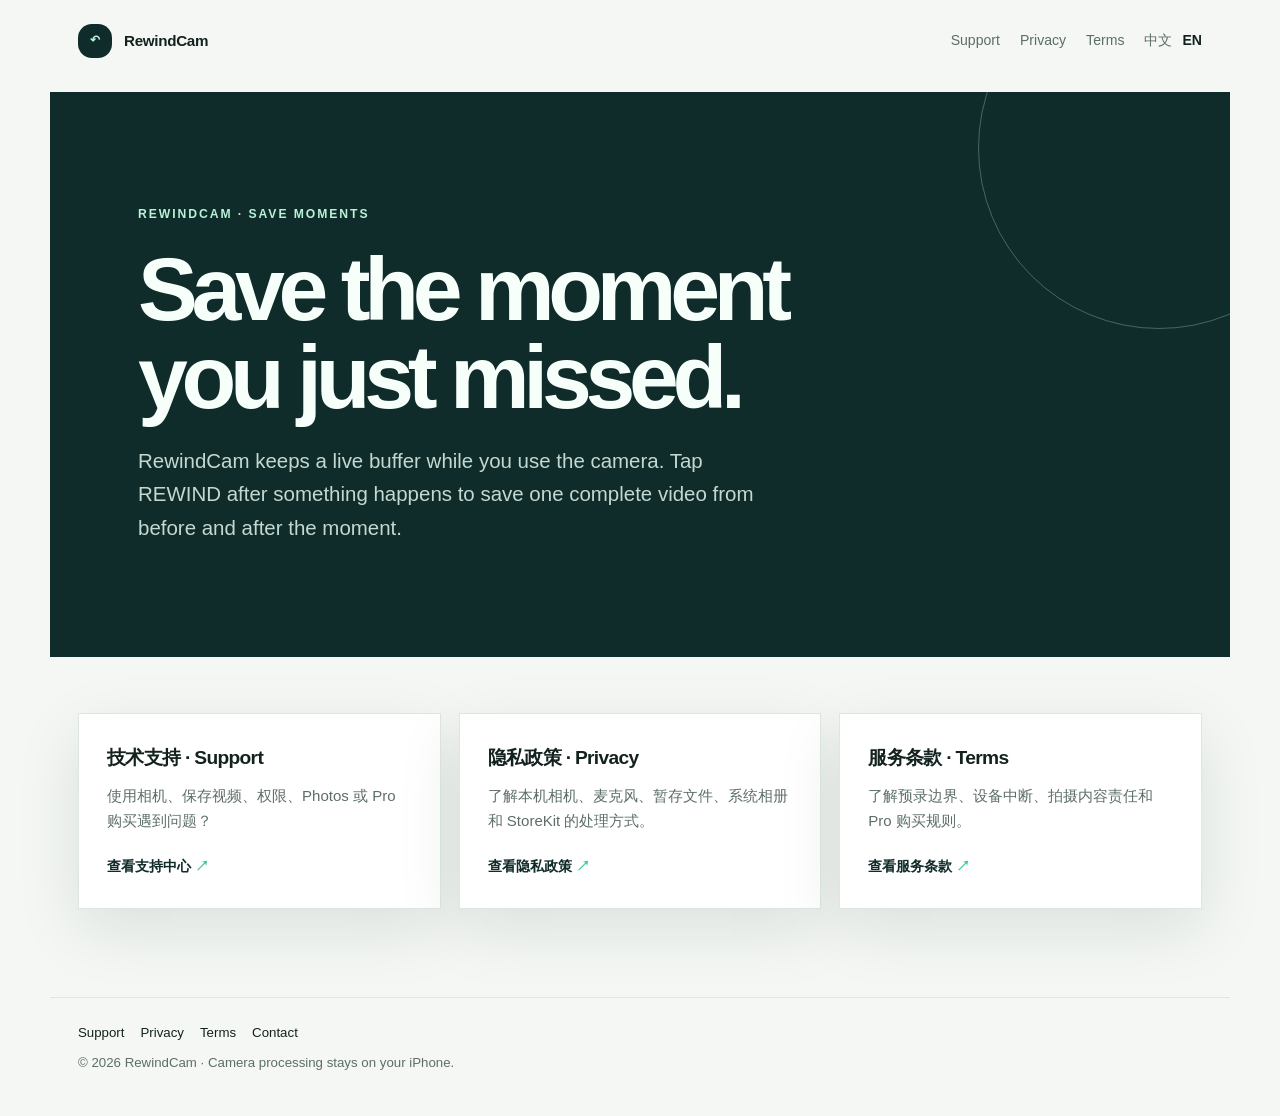
<file: index.html>
<!doctype html>
<html lang="zh-Hans">
<head>
  <meta charset="utf-8">
  <meta name="viewport" content="width=device-width, initial-scale=1">
  <meta name="description" content="RewindCam support, privacy policy, and terms of service.">
  <title>RewindCam · Support & Legal</title>
  <link rel="stylesheet" href="assets/styles.css">
</head>
<body>
  <header class="site-header">
    <a class="brand" href="./"><span class="brand-mark">↶</span>RewindCam</a>
    <nav class="site-nav" aria-label="Primary navigation">
      <a href="support/">Support</a>
      <a href="privacy/">Privacy</a>
      <a href="terms/">Terms</a>
      <span class="language-nav" aria-label="Language">
        <a href="?lang=zh-Hans" data-language-link="zh-Hans">中文</a>
        <a href="?lang=en" data-language-link="en">EN</a>
      </span>
    </nav>
  </header>

  <main>
    <section class="hero">
      <div class="eyebrow">RewindCam · Save moments</div>
      <div data-lang-panel="zh-Hans">
        <h1>错过了，<br>也能保存。</h1>
        <p>RewindCam 在你使用相机时持续保留最近画面。精彩发生后，点击 REWIND，保存发生前后的完整视频。</p>
      </div>
      <div data-lang-panel="en">
        <h1>Save the moment<br>you just missed.</h1>
        <p>RewindCam keeps a live buffer while you use the camera. Tap REWIND after something happens to save one complete video from before and after the moment.</p>
      </div>
    </section>

    <section class="page-shell">
      <div class="page-grid">
        <article class="card">
          <h2>技术支持 · Support</h2>
          <p>使用相机、保存视频、权限、Photos 或 Pro 购买遇到问题？</p>
          <a class="card-link" href="support/">查看支持中心</a>
        </article>
        <article class="card">
          <h2>隐私政策 · Privacy</h2>
          <p>了解本机相机、麦克风、暂存文件、系统相册和 StoreKit 的处理方式。</p>
          <a class="card-link" href="privacy/">查看隐私政策</a>
        </article>
        <article class="card">
          <h2>服务条款 · Terms</h2>
          <p>了解预录边界、设备中断、拍摄内容责任和 Pro 购买规则。</p>
          <a class="card-link" href="terms/">查看服务条款</a>
        </article>
      </div>
    </section>
  </main>

  <footer class="footer">
    <div class="footer-links"><a href="support/">Support</a><a href="privacy/">Privacy</a><a href="terms/">Terms</a><a href="mailto:funtanstic@qq.com">Contact</a></div>
    <div>© 2026 RewindCam · Camera processing stays on your iPhone.</div>
  </footer>
  <script src="assets/site.js"></script>
</body>
</html>
</file>
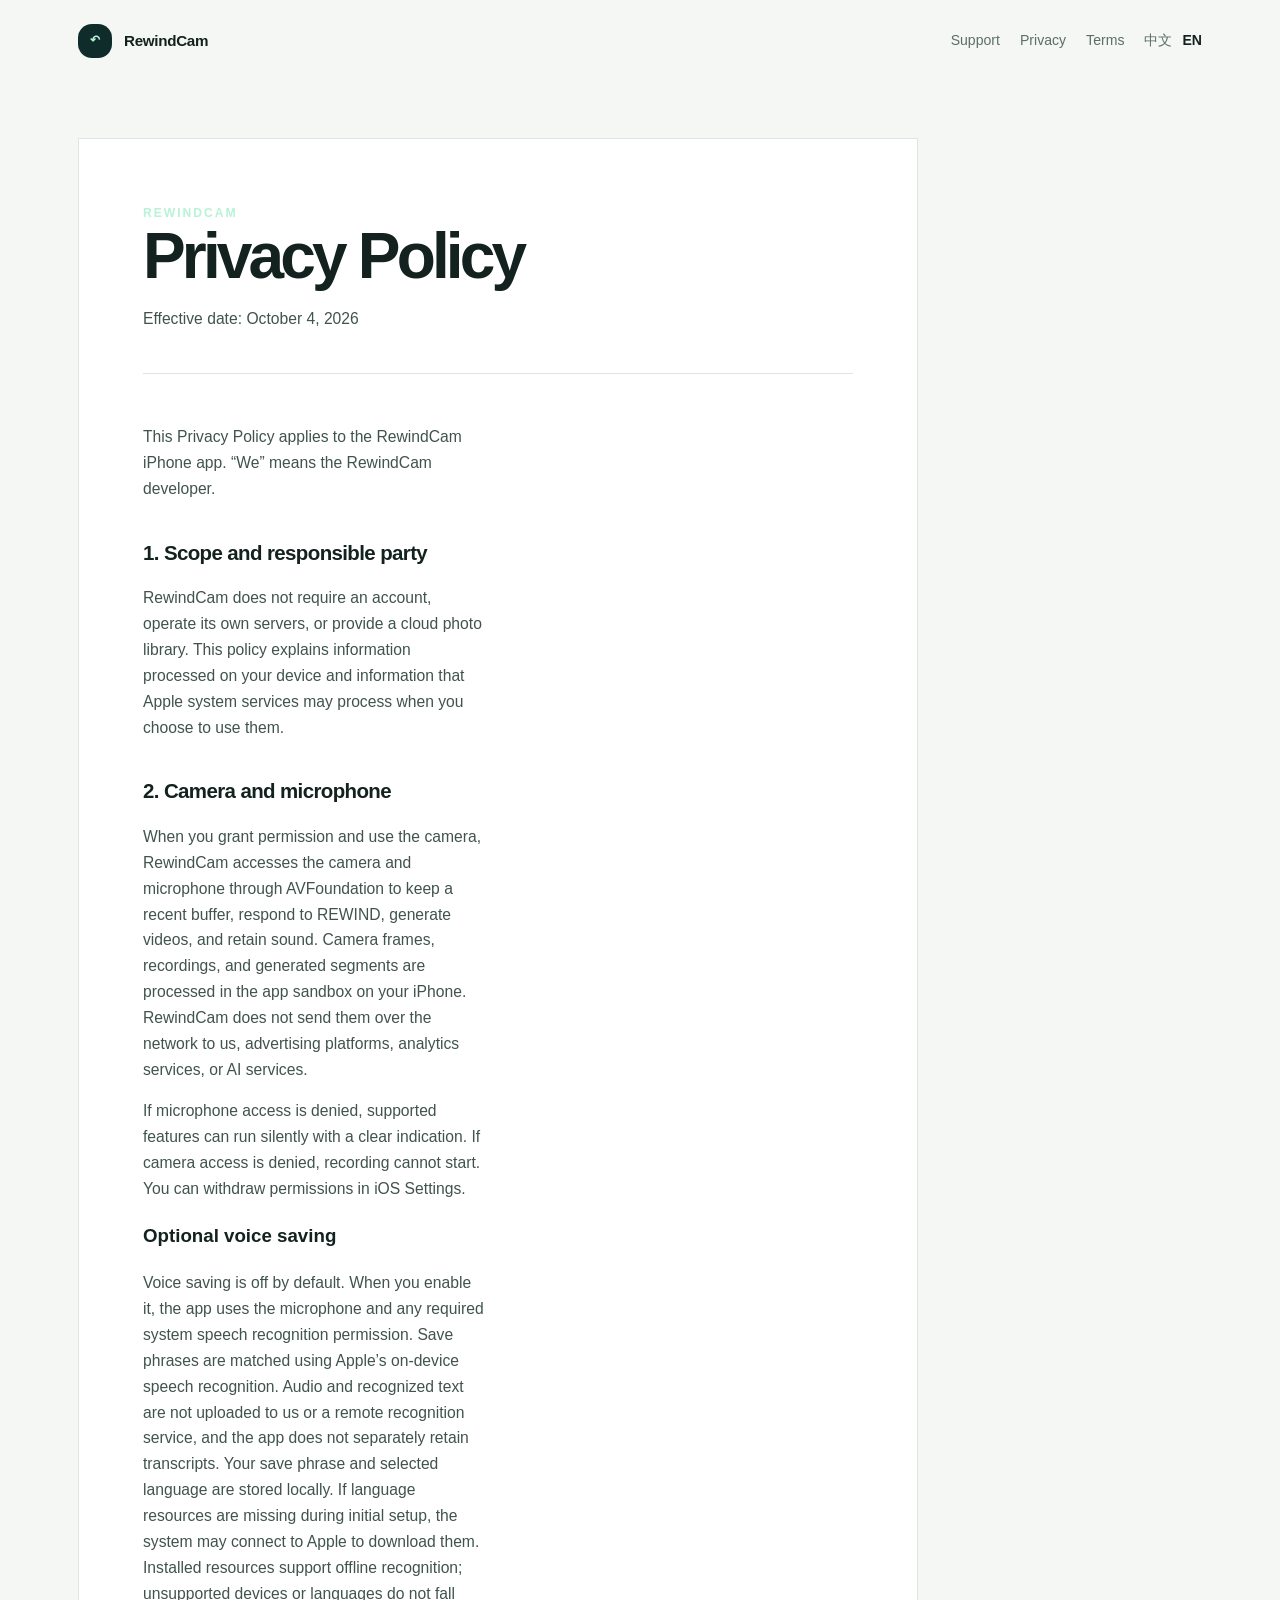
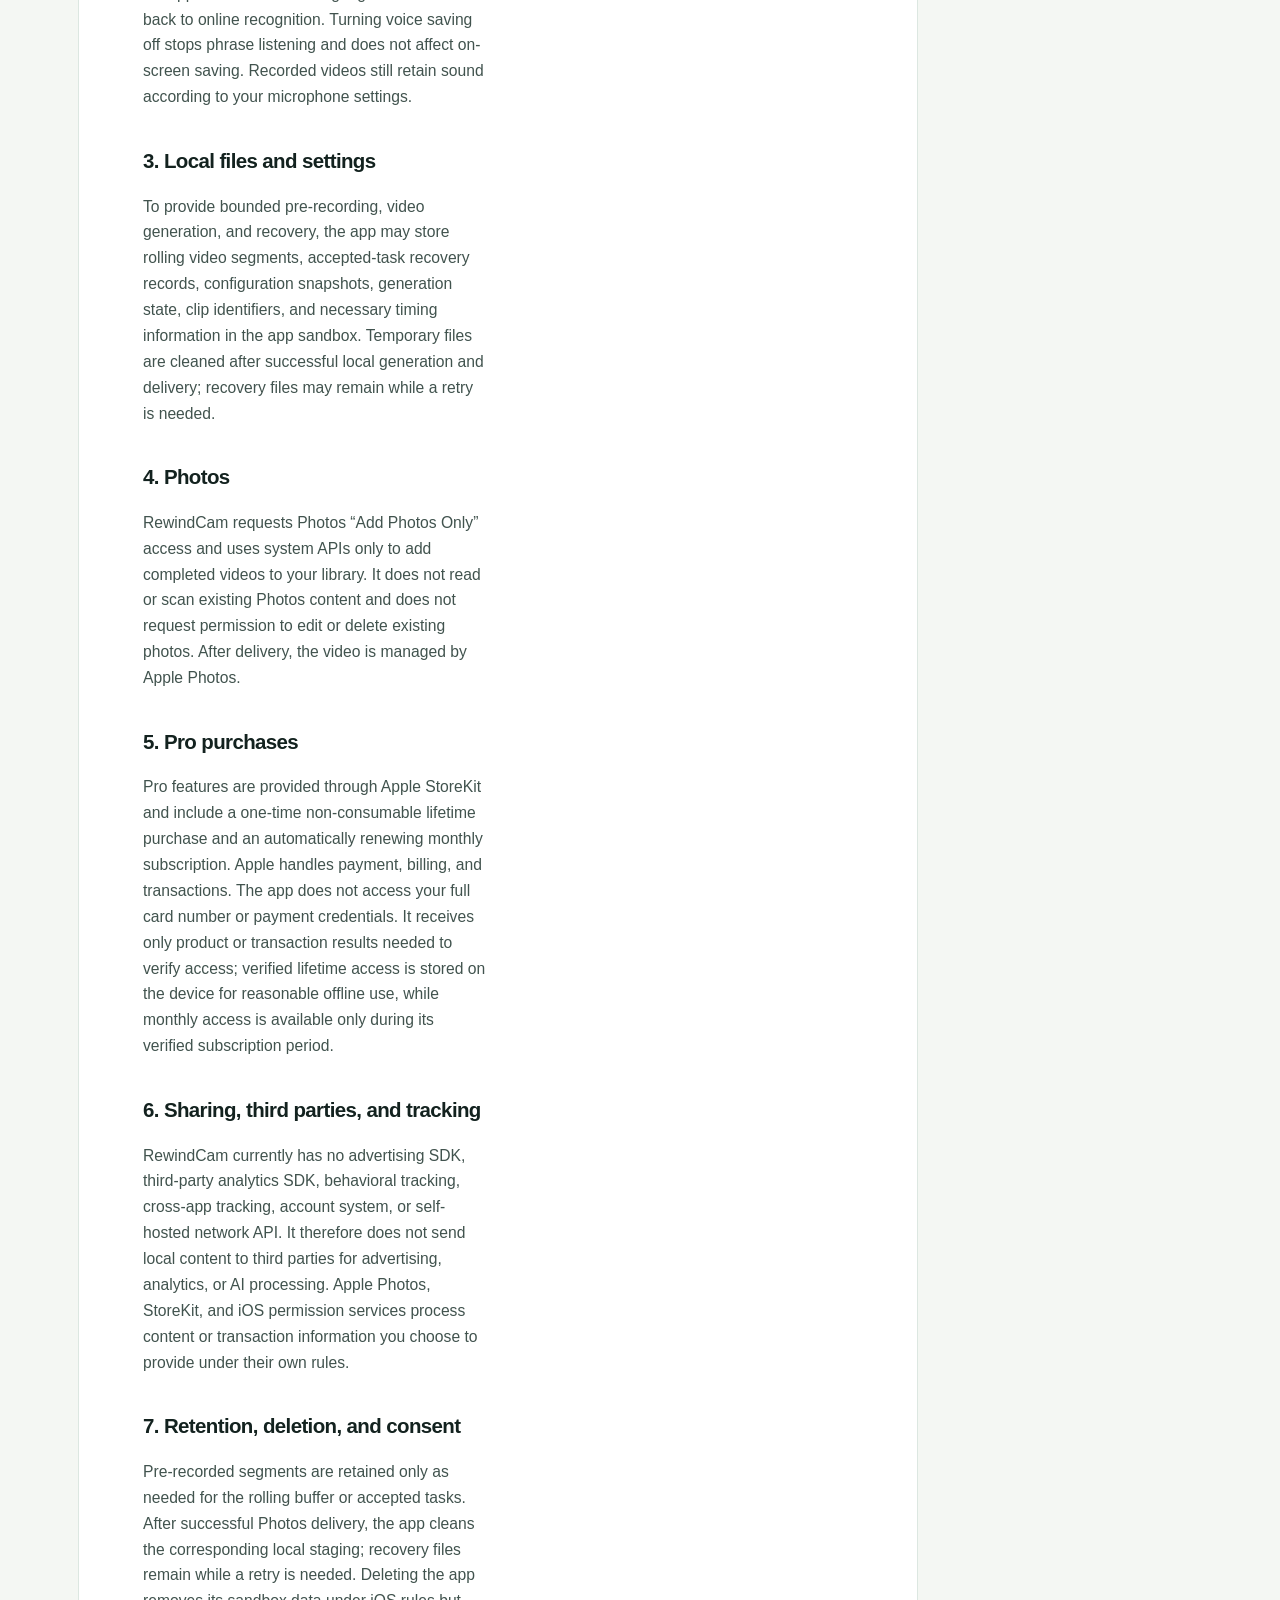
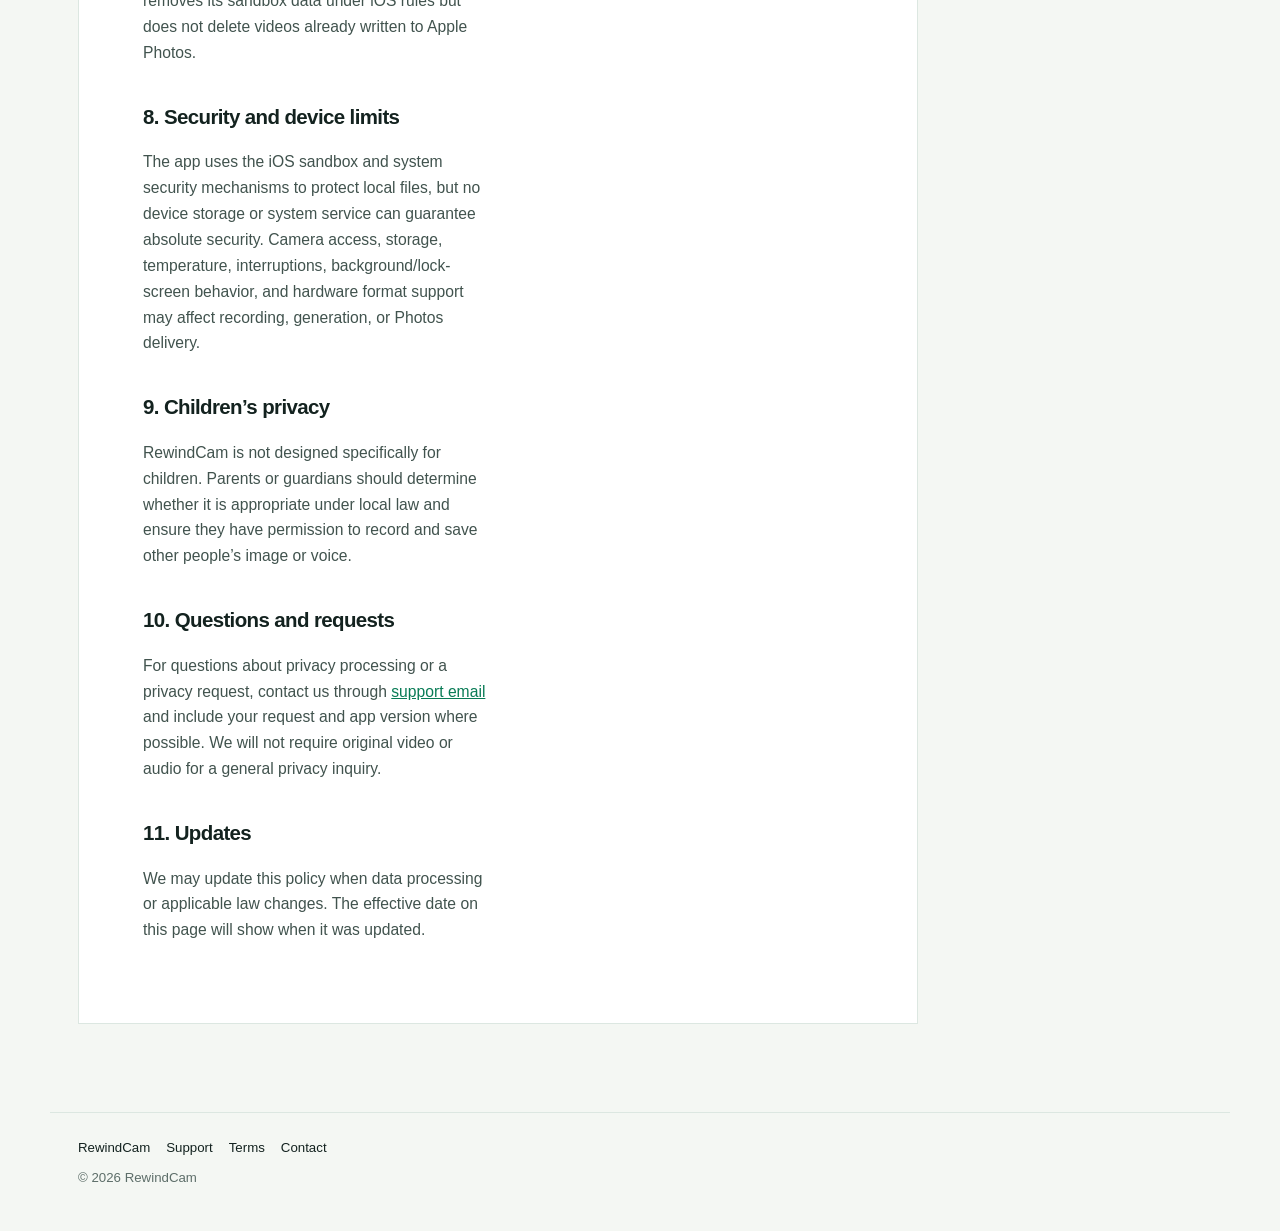
<file: privacy/index.html>
<!doctype html>
<html lang="zh-Hans">
<head>
  <meta charset="utf-8">
  <meta name="viewport" content="width=device-width, initial-scale=1">
  <meta name="description" content="RewindCam Privacy Policy.">
  <title>Privacy Policy · RewindCam</title>
  <link rel="stylesheet" href="../assets/styles.css">
</head>
<body>
  <header class="site-header">
    <a class="brand" href="../"><span class="brand-mark">↶</span>RewindCam</a>
    <nav class="site-nav" aria-label="Primary navigation">
      <a href="../support/">Support</a><a href="../privacy/">Privacy</a><a href="../terms/">Terms</a>
      <span class="language-nav" aria-label="Language"><a href="?lang=zh-Hans" data-language-link="zh-Hans">中文</a><a href="?lang=en" data-language-link="en">EN</a></span>
    </nav>
  </header>

  <main class="page-shell">
    <article class="article">
      <div class="article-header">
        <div class="eyebrow">RewindCam</div>
        <div data-lang-panel="zh-Hans"><h1>隐私政策</h1><p class="article-meta">生效日期：2026 年 10 月 4 日</p></div>
        <div data-lang-panel="en"><h1>Privacy Policy</h1><p class="article-meta">Effective date: October 4, 2026</p></div>
      </div>

      <div class="split-panels">
        <section data-lang-panel="zh-Hans">
          <p>本隐私政策适用于 RewindCam iPhone App。本文中的“我们”指 RewindCam 开发者。</p>
          <h2>1. 适用范围与负责方</h2><p>RewindCam 不要求注册账号，不运营自有服务器，不提供云端图库。本文说明本 App 在设备端处理的信息，以及 Apple 系统服务在你主动使用时可能处理的信息。</p>
          <h2>2. 相机与麦克风</h2><p>当你允许权限并使用相机时，本 App 通过系统 AVFoundation 访问摄像头和麦克风，用于持续保留最近画面、响应 REWIND、生成视频和保留声音。相机画面、录音和生成中的片段在本机 App 沙盒内处理；本 App 不通过网络把这些内容发送给我们、广告平台、分析服务或 AI 服务。</p><p>拒绝麦克风权限时，系统允许的功能会以无声状态运行并明确提示；拒绝相机权限时无法进行预录。你可以随时在 iOS“设置”中撤回权限。</p>
          <h3>可选的语音保存</h3><p>语音保存默认关闭，仅在你开启后使用麦克风及所需的系统语音识别权限。保存词匹配使用 Apple 的设备端语音识别；音频和识别文字不上传给我们或远程识别服务，不另行保存语音转写。保存词和所选语言保存在本机。所选语言首次缺少资源时，系统可能联网从 Apple 下载语言资源；已有资源可离线识别，设备或语言不支持时不会改用在线识别。关闭语音保存会停止口令监听，不影响屏幕保存；录制视频仍按你的麦克风设置保留声音。</p>
          <h2>3. 本机文件与设置</h2><p>为了实现有界预录、视频生成和异常恢复，本 App 可能在 App 沙盒的 Caches 与 Application Support/RewindCam 目录中保存滚动视频分段、已接受任务的恢复记录、配置快照、视频生成状态、片段标识和必要的时间信息。触发成功的片段在本地成片完成并交付后会按流程清理暂存文件；相册写入失败或任务需要恢复时，相关本地文件会暂时保留。</p>
          <h2>4. 系统相册</h2><p>本 App 申请 Photos 的“仅添加照片”权限，并只使用系统接口将已完成的视频添加到系统相册。本 App 不读取或扫描你已有的相册内容，也不请求编辑或删除已有照片的权限。写入相册后，视频由 Apple Photos 管理。</p>
          <h2>5. Pro 购买</h2><p>Pro 功能通过 Apple StoreKit 提供，包括一次性非消耗型永久买断和自动续订的月度订阅。Apple 负责支付、账单和交易流程；本 App 不接触你的完整支付卡号或支付凭据。本 App 只接收完成权益核验所需的商品/交易结果；永久买断权益在本机保存以支持合理的离线使用，月度订阅只在已核验的订阅有效期内提供 Pro 权益。</p>
          <h2>6. 分享、第三方服务与追踪</h2><p>本 App 当前不集成广告 SDK、第三方分析 SDK、行为追踪、跨 App 跟踪、账号系统或自建网络接口，因此不会为了广告、分析或 AI 处理而把本机内容发送给第三方。Apple 提供的 Photos、StoreKit 和 iOS 权限服务按照其自身规则处理你主动交给它们的内容或交易信息。</p>
          <h2>7. 保留、删除与撤回同意</h2><p>预录分段只在实现滚动缓存或已接受任务所需的范围内保留。正常完成相册交付后，本 App 会清理对应的本地暂存；失败恢复文件会在需要重试期间保留。删除本 App 会按 iOS 规则移除沙盒数据，但不会删除已经写入 Apple Photos 的视频。</p>
          <h2>8. 安全与设备限制</h2><p>本 App 使用 iOS 应用沙盒和系统安全机制保护本地文件，但任何设备存储或系统服务都不能保证绝对安全。相机权限、存储空间、设备温度、系统中断、后台/锁屏以及硬件格式能力都可能影响预录、生成或相册写入。</p>
          <h2>9. 儿童隐私</h2><p>本 App 不是专门面向儿童设计的服务。请由家长或监护人根据所在地法律判断是否适合使用，并确保拍摄和保存他人影像、声音时具备必要的授权。</p>
          <h2>10. 你的问题与请求</h2><p>如需了解本 App 的隐私处理或提出隐私请求，请通过 <a href="mailto:funtanstic@qq.com">支持邮箱</a> 联系我们，并尽量说明请求和 App 版本。我们不会要求你发送原始视频或声音来完成一般的隐私咨询。</p>
          <h2>11. 政策更新</h2><p>当本 App 的数据处理方式或适用法律发生变化时，我们可能更新本政策，并在本页显示新的生效日期。</p>
        </section>
        <section data-lang-panel="en">
          <p>This Privacy Policy applies to the RewindCam iPhone app. “We” means the RewindCam developer.</p>
          <h2>1. Scope and responsible party</h2><p>RewindCam does not require an account, operate its own servers, or provide a cloud photo library. This policy explains information processed on your device and information that Apple system services may process when you choose to use them.</p>
          <h2>2. Camera and microphone</h2><p>When you grant permission and use the camera, RewindCam accesses the camera and microphone through AVFoundation to keep a recent buffer, respond to REWIND, generate videos, and retain sound. Camera frames, recordings, and generated segments are processed in the app sandbox on your iPhone. RewindCam does not send them over the network to us, advertising platforms, analytics services, or AI services.</p><p>If microphone access is denied, supported features can run silently with a clear indication. If camera access is denied, recording cannot start. You can withdraw permissions in iOS Settings.</p>
          <h3>Optional voice saving</h3><p>Voice saving is off by default. When you enable it, the app uses the microphone and any required system speech recognition permission. Save phrases are matched using Apple’s on-device speech recognition. Audio and recognized text are not uploaded to us or a remote recognition service, and the app does not separately retain transcripts. Your save phrase and selected language are stored locally. If language resources are missing during initial setup, the system may connect to Apple to download them. Installed resources support offline recognition; unsupported devices or languages do not fall back to online recognition. Turning voice saving off stops phrase listening and does not affect on-screen saving. Recorded videos still retain sound according to your microphone settings.</p>
          <h2>3. Local files and settings</h2><p>To provide bounded pre-recording, video generation, and recovery, the app may store rolling video segments, accepted-task recovery records, configuration snapshots, generation state, clip identifiers, and necessary timing information in the app sandbox. Temporary files are cleaned after successful local generation and delivery; recovery files may remain while a retry is needed.</p>
          <h2>4. Photos</h2><p>RewindCam requests Photos “Add Photos Only” access and uses system APIs only to add completed videos to your library. It does not read or scan existing Photos content and does not request permission to edit or delete existing photos. After delivery, the video is managed by Apple Photos.</p>
          <h2>5. Pro purchases</h2><p>Pro features are provided through Apple StoreKit and include a one-time non-consumable lifetime purchase and an automatically renewing monthly subscription. Apple handles payment, billing, and transactions. The app does not access your full card number or payment credentials. It receives only product or transaction results needed to verify access; verified lifetime access is stored on the device for reasonable offline use, while monthly access is available only during its verified subscription period.</p>
          <h2>6. Sharing, third parties, and tracking</h2><p>RewindCam currently has no advertising SDK, third-party analytics SDK, behavioral tracking, cross-app tracking, account system, or self-hosted network API. It therefore does not send local content to third parties for advertising, analytics, or AI processing. Apple Photos, StoreKit, and iOS permission services process content or transaction information you choose to provide under their own rules.</p>
          <h2>7. Retention, deletion, and consent</h2><p>Pre-recorded segments are retained only as needed for the rolling buffer or accepted tasks. After successful Photos delivery, the app cleans the corresponding local staging; recovery files remain while a retry is needed. Deleting the app removes its sandbox data under iOS rules but does not delete videos already written to Apple Photos.</p>
          <h2>8. Security and device limits</h2><p>The app uses the iOS sandbox and system security mechanisms to protect local files, but no device storage or system service can guarantee absolute security. Camera access, storage, temperature, interruptions, background/lock-screen behavior, and hardware format support may affect recording, generation, or Photos delivery.</p>
          <h2>9. Children’s privacy</h2><p>RewindCam is not designed specifically for children. Parents or guardians should determine whether it is appropriate under local law and ensure they have permission to record and save other people’s image or voice.</p>
          <h2>10. Questions and requests</h2><p>For questions about privacy processing or a privacy request, contact us through <a href="mailto:funtanstic@qq.com">support email</a> and include your request and app version where possible. We will not require original video or audio for a general privacy inquiry.</p>
          <h2>11. Updates</h2><p>We may update this policy when data processing or applicable law changes. The effective date on this page will show when it was updated.</p>
        </section>
      </div>
    </article>
  </main>

  <footer class="footer"><div class="footer-links"><a href="../">RewindCam</a><a href="../support/">Support</a><a href="../terms/">Terms</a><a href="mailto:funtanstic@qq.com">Contact</a></div><div>© 2026 RewindCam</div></footer>
  <script src="../assets/site.js"></script>
</body>
</html>
</file>
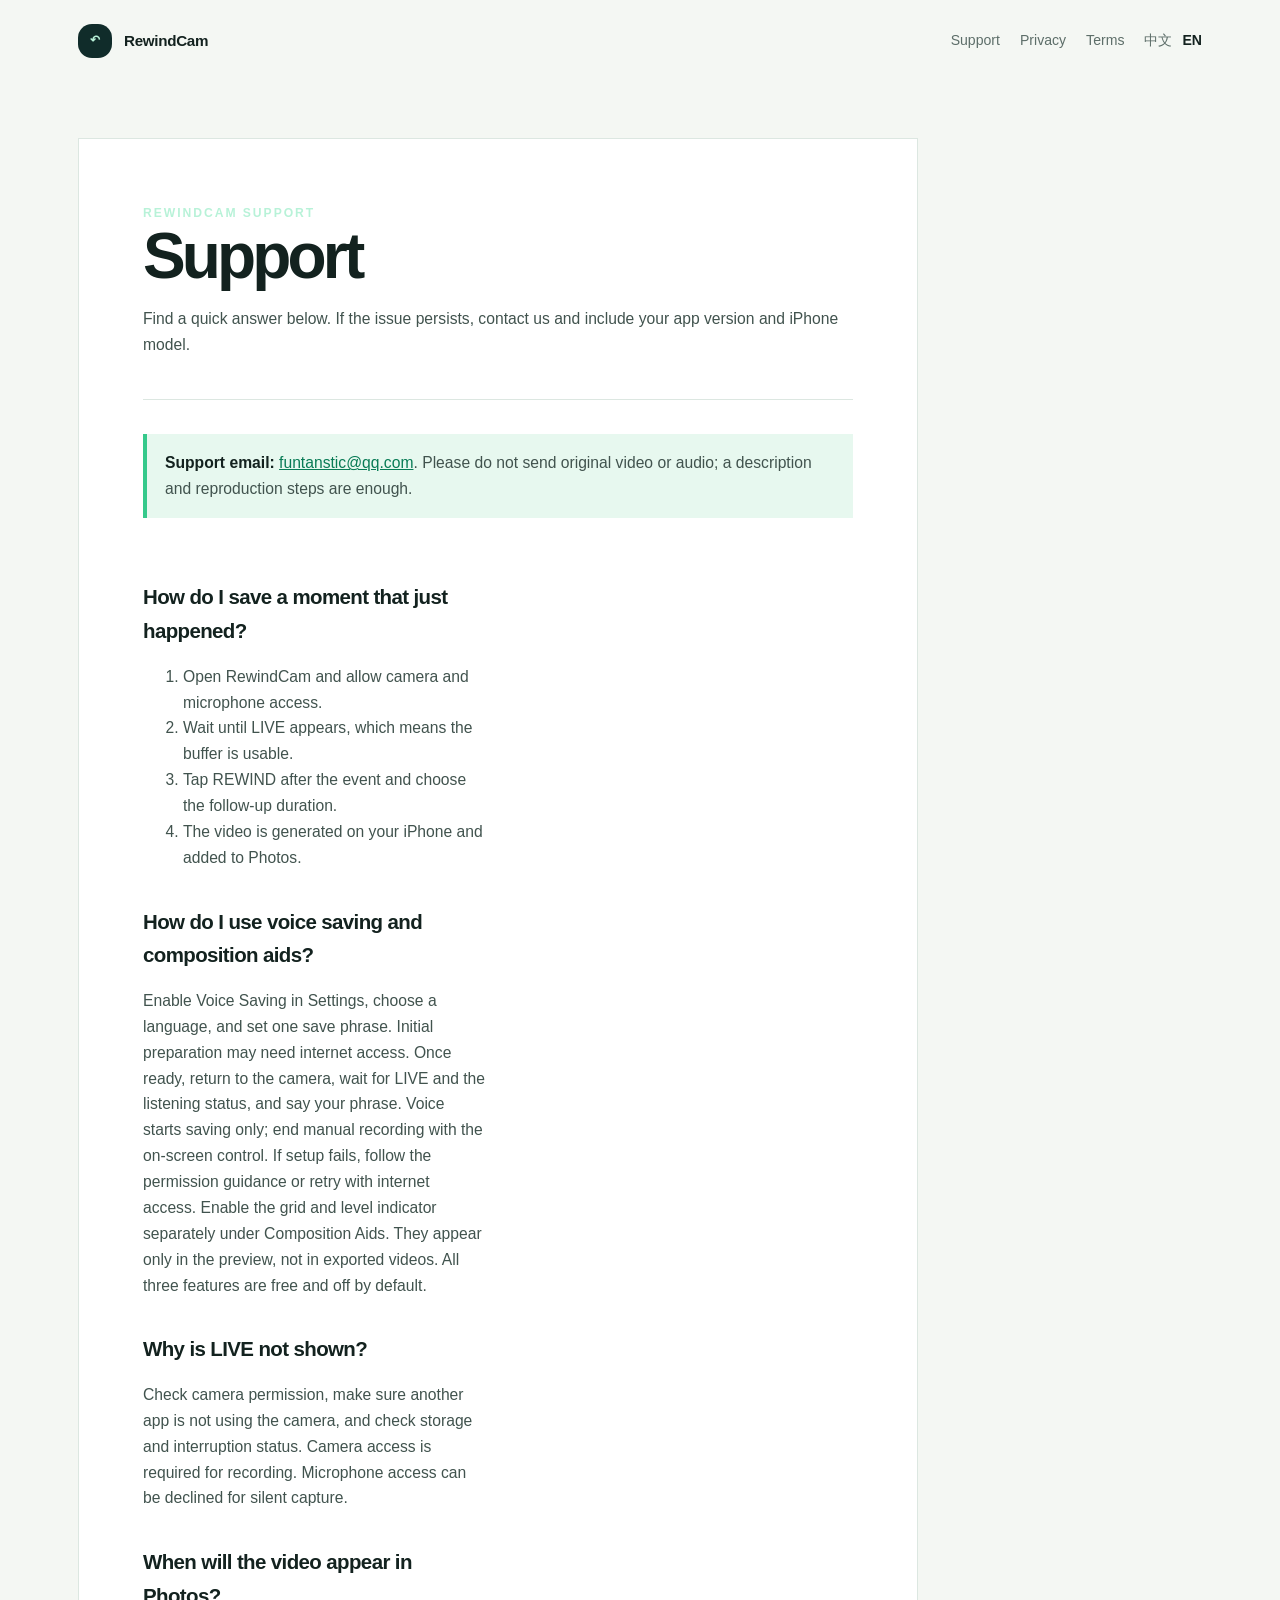
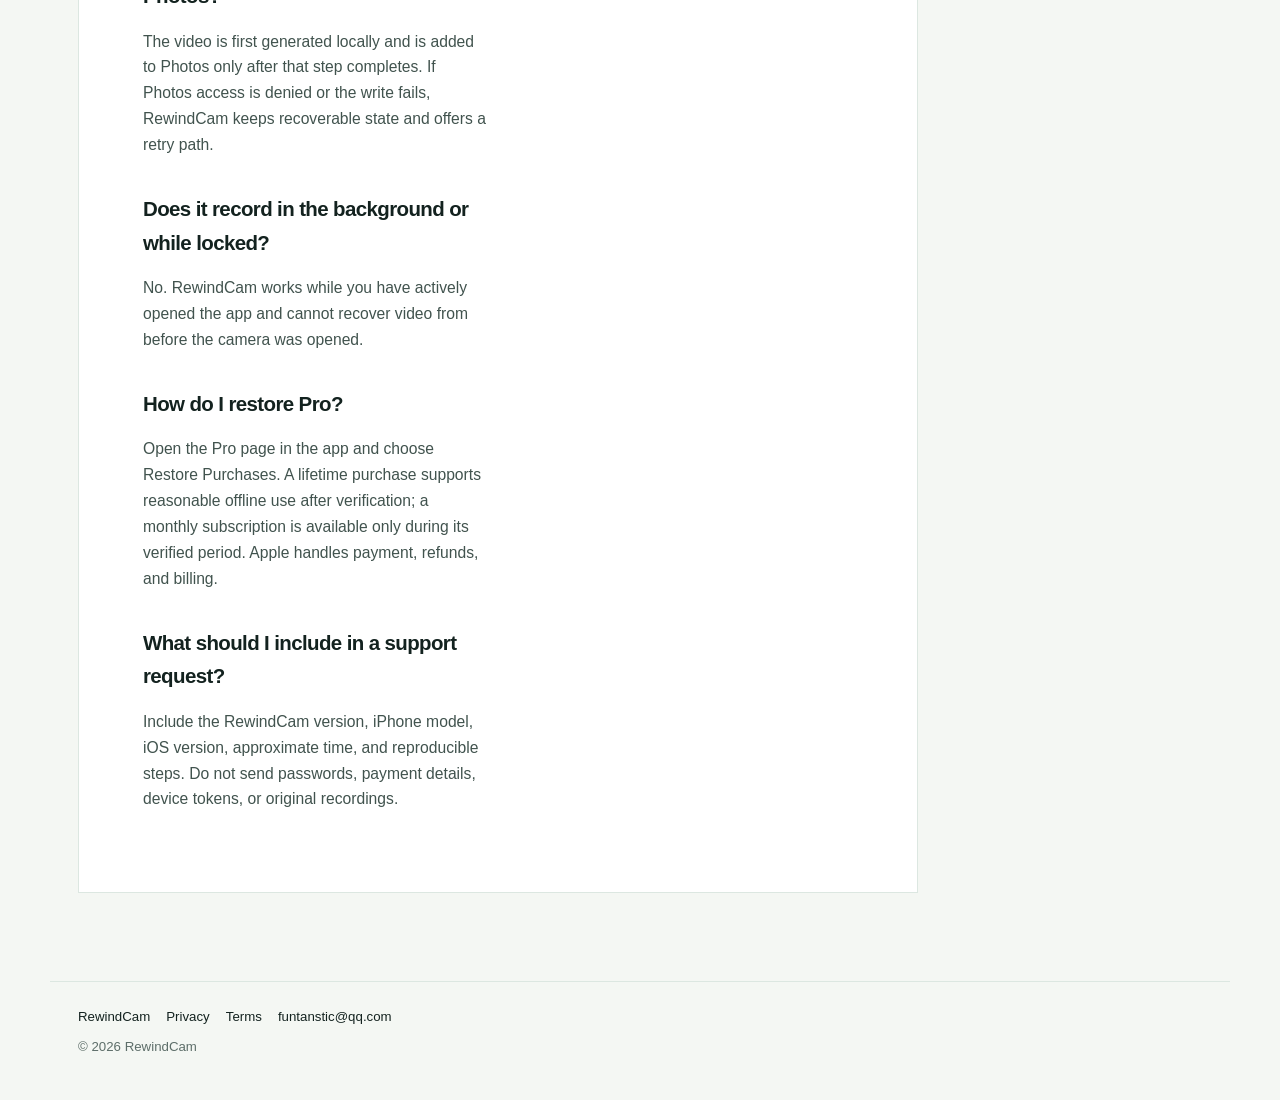
<file: support/index.html>
<!doctype html>
<html lang="zh-Hans">
<head>
  <meta charset="utf-8">
  <meta name="viewport" content="width=device-width, initial-scale=1">
  <meta name="description" content="RewindCam technical support and frequently asked questions.">
  <title>Support · RewindCam</title>
  <link rel="stylesheet" href="../assets/styles.css">
</head>
<body>
  <header class="site-header">
    <a class="brand" href="../"><span class="brand-mark">↶</span>RewindCam</a>
    <nav class="site-nav" aria-label="Primary navigation">
      <a href="../support/">Support</a><a href="../privacy/">Privacy</a><a href="../terms/">Terms</a>
      <span class="language-nav" aria-label="Language"><a href="?lang=zh-Hans" data-language-link="zh-Hans">中文</a><a href="?lang=en" data-language-link="en">EN</a></span>
    </nav>
  </header>

  <main class="page-shell">
    <article class="article">
      <div class="article-header">
        <div class="eyebrow">RewindCam Support</div>
        <div data-lang-panel="zh-Hans"><h1>技术支持</h1><p class="article-meta">遇到问题？先看看下面的常见问题，仍未解决请联系我们。</p></div>
        <div data-lang-panel="en"><h1>Support</h1><p class="article-meta">Find a quick answer below. If the issue persists, contact us and include your app version and iPhone model.</p></div>
      </div>

      <div class="notice">
        <div data-lang-panel="zh-Hans"><p><strong>支持邮箱：</strong><a href="mailto:funtanstic@qq.com">funtanstic@qq.com</a>。请不要发送原始视频或声音；描述问题和复现步骤即可。</p></div>
        <div data-lang-panel="en"><p><strong>Support email:</strong> <a href="mailto:funtanstic@qq.com">funtanstic@qq.com</a>. Please do not send original video or audio; a description and reproduction steps are enough.</p></div>
      </div>

      <div class="split-panels">
        <section data-lang-panel="zh-Hans">
          <h2>第一次使用怎么保存刚刚发生的画面？</h2>
          <ol><li>打开 RewindCam，允许相机和麦克风权限。</li><li>等待页面显示 LIVE，表示缓存正在有效工作。</li><li>事件发生后点击 REWIND，选择后续拍摄时间。</li><li>视频在 iPhone 本地生成并自动写入系统相册。</li></ol>

          <h2>如何使用语音保存和构图辅助？</h2><p>在设置中开启语音保存，选择语言并设置一个保存词。首次准备可能需要联网；准备完成后返回相机，等待 LIVE 与监听状态出现，再说出保存词。语音只开始保存，手动拍摄仍通过屏幕结束。无法启用时按提示检查权限或联网重试。九宫格与水平线可在“构图辅助”中分别开启，只显示在取景画面，不写入成片。三项功能均免费且默认关闭。</p>

          <h2>为什么没有显示 LIVE？</h2>
          <p>请确认相机权限已开启、相机没有被其他 App 占用，并检查设备存储空间和系统中断状态。拒绝相机权限时不能进行预录；拒绝麦克风权限时可以无声使用。</p>

          <h2>视频什么时候会出现在 Photos？</h2>
          <p>视频必须先完成本地生成，之后才会写入系统相册。若 Photos 权限被拒绝或写入失败，App 会保留可恢复状态并提供重试入口。</p>

          <h2>它支持后台或锁屏录像吗？</h2>
          <p>不支持。RewindCam 只在你主动打开并保持 App 可用时进行预录，也不能恢复打开相机之前的画面。</p>

          <h2>如何恢复 Pro？</h2>
          <p>在 App 内打开 Pro 页面，使用“恢复购买”。永久买断在核验成功后支持合理的离线使用；月度订阅仅在核验到有效期内可用。付款、退款和账单由 Apple 处理。</p>

          <h2>联系我们时请提供什么？</h2>
          <p>请提供 RewindCam 版本、iPhone 型号、iOS 版本、发生时间和可重复的操作步骤。请勿发送密码、支付信息、设备令牌或原始拍摄内容。</p>
        </section>
        <section data-lang-panel="en">
          <h2>How do I save a moment that just happened?</h2>
          <ol><li>Open RewindCam and allow camera and microphone access.</li><li>Wait until LIVE appears, which means the buffer is usable.</li><li>Tap REWIND after the event and choose the follow-up duration.</li><li>The video is generated on your iPhone and added to Photos.</li></ol>

          <h2>How do I use voice saving and composition aids?</h2><p>Enable Voice Saving in Settings, choose a language, and set one save phrase. Initial preparation may need internet access. Once ready, return to the camera, wait for LIVE and the listening status, and say your phrase. Voice starts saving only; end manual recording with the on-screen control. If setup fails, follow the permission guidance or retry with internet access. Enable the grid and level indicator separately under Composition Aids. They appear only in the preview, not in exported videos. All three features are free and off by default.</p>

          <h2>Why is LIVE not shown?</h2>
          <p>Check camera permission, make sure another app is not using the camera, and check storage and interruption status. Camera access is required for recording. Microphone access can be declined for silent capture.</p>

          <h2>When will the video appear in Photos?</h2>
          <p>The video is first generated locally and is added to Photos only after that step completes. If Photos access is denied or the write fails, RewindCam keeps recoverable state and offers a retry path.</p>

          <h2>Does it record in the background or while locked?</h2>
          <p>No. RewindCam works while you have actively opened the app and cannot recover video from before the camera was opened.</p>

          <h2>How do I restore Pro?</h2>
          <p>Open the Pro page in the app and choose Restore Purchases. A lifetime purchase supports reasonable offline use after verification; a monthly subscription is available only during its verified period. Apple handles payment, refunds, and billing.</p>

          <h2>What should I include in a support request?</h2>
          <p>Include the RewindCam version, iPhone model, iOS version, approximate time, and reproducible steps. Do not send passwords, payment details, device tokens, or original recordings.</p>
        </section>
      </div>
    </article>
  </main>

  <footer class="footer"><div class="footer-links"><a href="../">RewindCam</a><a href="../privacy/">Privacy</a><a href="../terms/">Terms</a><a href="mailto:funtanstic@qq.com">funtanstic@qq.com</a></div><div>© 2026 RewindCam</div></footer>
  <script src="../assets/site.js"></script>
</body>
</html>
</file>
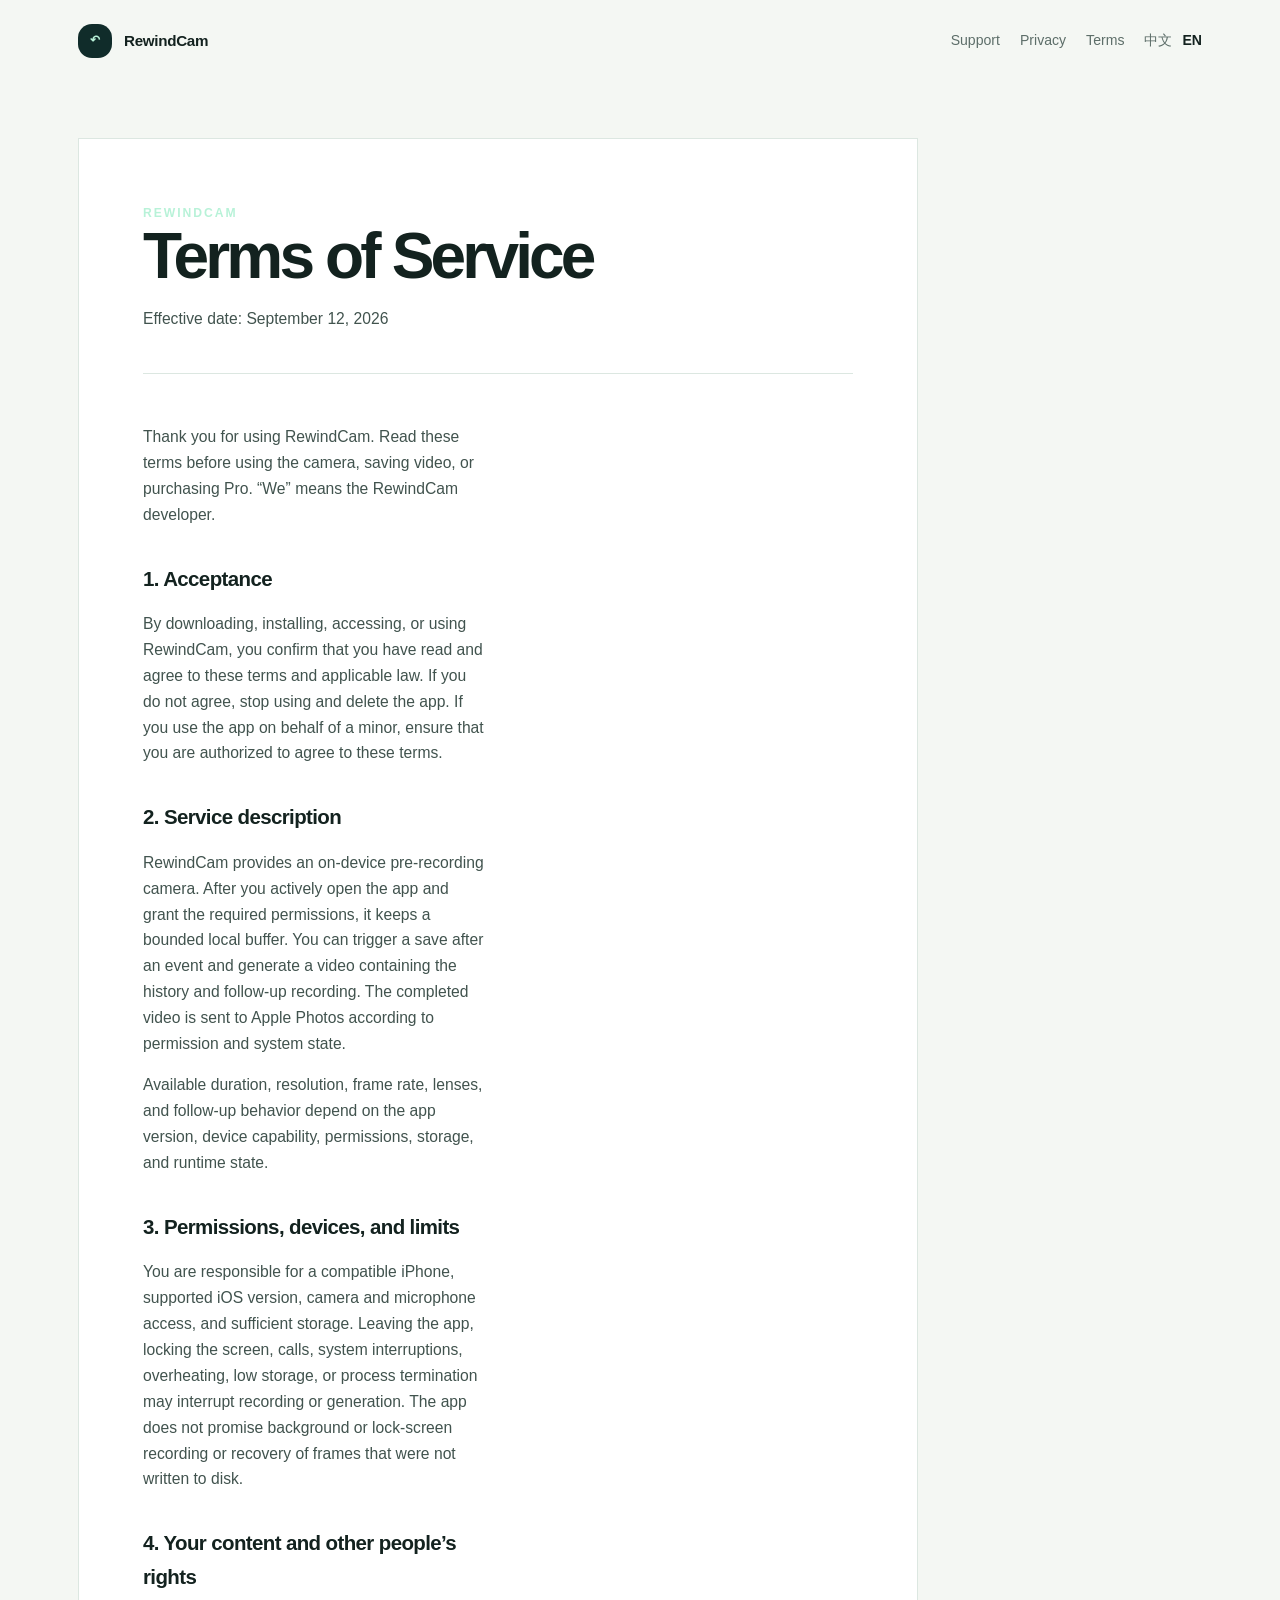
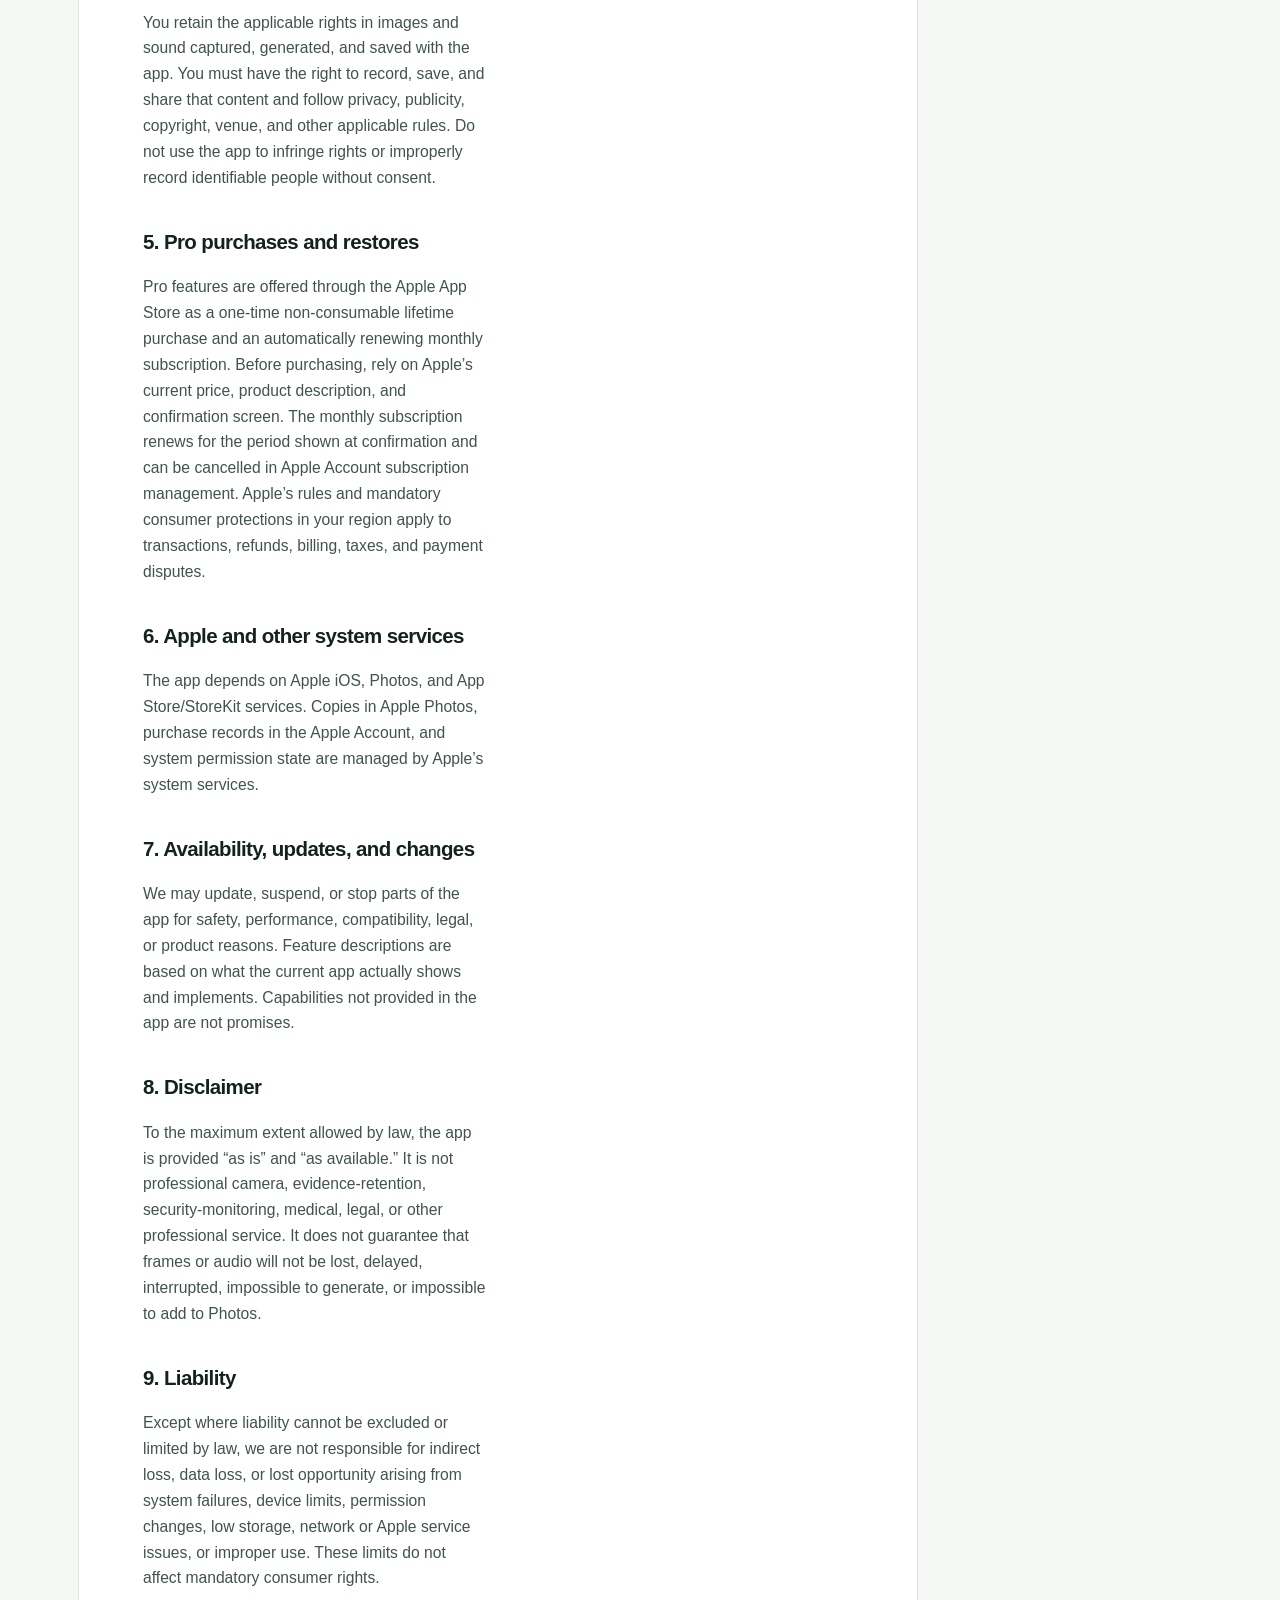
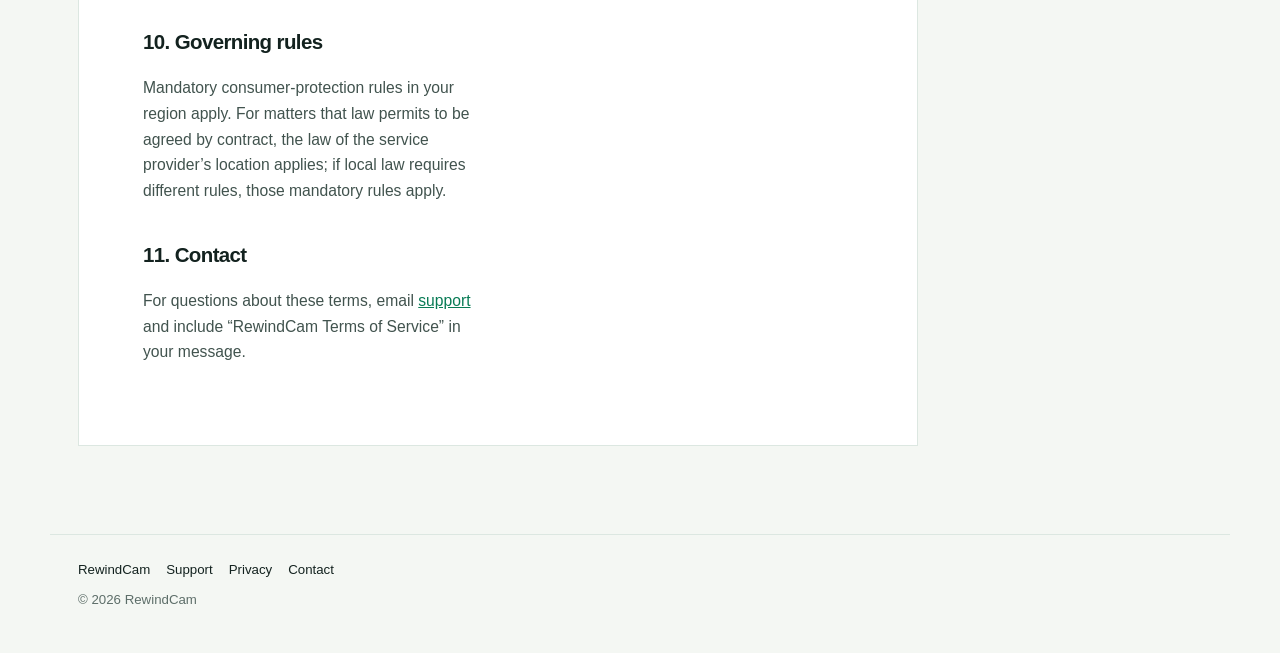
<file: terms/index.html>
<!doctype html>
<html lang="zh-Hans">
<head>
  <meta charset="utf-8">
  <meta name="viewport" content="width=device-width, initial-scale=1">
  <meta name="description" content="RewindCam Terms of Service.">
  <title>Terms of Service · RewindCam</title>
  <link rel="stylesheet" href="../assets/styles.css">
</head>
<body>
  <header class="site-header">
    <a class="brand" href="../"><span class="brand-mark">↶</span>RewindCam</a>
    <nav class="site-nav" aria-label="Primary navigation">
      <a href="../support/">Support</a><a href="../privacy/">Privacy</a><a href="../terms/">Terms</a>
      <span class="language-nav" aria-label="Language"><a href="?lang=zh-Hans" data-language-link="zh-Hans">中文</a><a href="?lang=en" data-language-link="en">EN</a></span>
    </nav>
  </header>

  <main class="page-shell">
    <article class="article">
      <div class="article-header">
        <div class="eyebrow">RewindCam</div>
        <div data-lang-panel="zh-Hans"><h1>服务条款</h1><p class="article-meta">生效日期：2026 年 9 月 12 日</p></div>
        <div data-lang-panel="en"><h1>Terms of Service</h1><p class="article-meta">Effective date: September 12, 2026</p></div>
      </div>

      <div class="split-panels">
        <section data-lang-panel="zh-Hans">
          <p>感谢使用 RewindCam。请在使用相机、保存视频或购买 Pro 前阅读本条款。本文中的“我们”指 RewindCam 开发者。</p>
          <h2>1. 接受条款</h2><p>下载、安装、访问或使用 RewindCam，即表示你已阅读并同意本服务条款及适用法律。如果你不同意，请停止使用并删除本 App。若你代表未成年人使用本 App，应确保自己有权同意这些条款。</p>
          <h2>2. 服务说明</h2><p>RewindCam 提供本机预录相机功能：在你主动开启并授予必要权限后，App 会在有限的本地缓存中保留最近画面；你可以在事件发生后触发保存，并按当前配置生成包含历史画面和后续拍摄的视频。完成的视频会按权限和系统状态尝试写入 Apple Photos。</p><p>具体可用时长、分辨率、帧率、镜头和后续拍摄方式取决于 App 版本、设备能力、系统权限、存储空间和运行状态。</p>
          <h2>3. 权限、设备与使用限制</h2><p>你负责提供兼容 iPhone、系统版本、相机/麦克风权限和足够存储空间。离开 App、锁屏、来电、系统中断、设备过热、存储空间不足或系统终止进程可能中断预录或影响生成；本 App 不承诺后台或锁屏录像，也不承诺恢复尚未落盘的画面。</p>
          <h2>4. 你的内容与他人权益</h2><p>你保留使用本 App 拍摄、生成和保存的影像与声音所涉及的相应权利。你必须确保自己有权拍摄、录音、保存和分享相关内容，并遵守隐私、肖像、著作权、场地规则和其他适用法律。不得利用本 App 侵犯他人权益或在他人未同意时不当录制其可识别的影像或声音。</p>
          <h2>5. Pro 购买与恢复</h2><p>Pro 功能通过 Apple App Store 提供一次性非消耗型永久买断和自动续订的月度订阅。购买前请以 App 内显示的 Apple 实时价格、商品说明和购买确认页为准。月度订阅按照购买确认页显示的周期自动续订；如需停止续订，请通过 Apple 账户的系统订阅管理取消。交易、退款、账单、税费和支付争议适用 Apple 的规则及你所在地区的强制性消费者保护法。</p>
          <h2>6. Apple 与其他系统服务</h2><p>本 App 依赖 Apple 提供的 iOS、Photos 和 App Store/StoreKit 服务。Apple Photos 中的副本、Apple 账户中的购买记录以及系统权限状态由 Apple 的系统服务管理。</p>
          <h2>7. 可用性、更新与变更</h2><p>我们可能为了安全、性能、兼容性、法律要求或产品调整而更新、暂停或停止本 App 的部分功能。功能描述以当前 App 实际展示和实现为准，未在 App 内提供的能力不构成承诺。</p>
          <h2>8. 免责声明</h2><p>在适用法律允许的最大范围内，本 App 按“现状”和“可用”提供。它不是专业摄像、证据留存、安全监控、医疗、法律或其他专业服务，也不保证不会丢帧、丢声、延迟、被系统中断、无法生成或无法写入相册。</p>
          <h2>9. 责任范围</h2><p>除适用法律不得排除或限制的责任外，我们不对因系统故障、设备限制、权限变化、存储不足、网络或 Apple 服务问题，以及你不当使用本 App 造成的间接损失、数据损失或机会损失承担责任。任何责任限制不影响你依法享有的强制性消费者权利。</p>
          <h2>10. 适用法律</h2><p>本条款适用你所在地区的强制性消费者保护规则。对于法律允许由合同约定的事项，适用服务提供者所在地的法律；如果你所在地区的法律要求其他规则，则以这些强制性规则为准。</p>
          <h2>11. 联系方式</h2><p>如需就本条款联系开发者，请使用 <a href="mailto:funtanstic@qq.com">支持邮箱</a>，并注明“RewindCam 服务条款”。</p>
        </section>
        <section data-lang-panel="en">
          <p>Thank you for using RewindCam. Read these terms before using the camera, saving video, or purchasing Pro. “We” means the RewindCam developer.</p>
          <h2>1. Acceptance</h2><p>By downloading, installing, accessing, or using RewindCam, you confirm that you have read and agree to these terms and applicable law. If you do not agree, stop using and delete the app. If you use the app on behalf of a minor, ensure that you are authorized to agree to these terms.</p>
          <h2>2. Service description</h2><p>RewindCam provides an on-device pre-recording camera. After you actively open the app and grant the required permissions, it keeps a bounded local buffer. You can trigger a save after an event and generate a video containing the history and follow-up recording. The completed video is sent to Apple Photos according to permission and system state.</p><p>Available duration, resolution, frame rate, lenses, and follow-up behavior depend on the app version, device capability, permissions, storage, and runtime state.</p>
          <h2>3. Permissions, devices, and limits</h2><p>You are responsible for a compatible iPhone, supported iOS version, camera and microphone access, and sufficient storage. Leaving the app, locking the screen, calls, system interruptions, overheating, low storage, or process termination may interrupt recording or generation. The app does not promise background or lock-screen recording or recovery of frames that were not written to disk.</p>
          <h2>4. Your content and other people’s rights</h2><p>You retain the applicable rights in images and sound captured, generated, and saved with the app. You must have the right to record, save, and share that content and follow privacy, publicity, copyright, venue, and other applicable rules. Do not use the app to infringe rights or improperly record identifiable people without consent.</p>
          <h2>5. Pro purchases and restores</h2><p>Pro features are offered through the Apple App Store as a one-time non-consumable lifetime purchase and an automatically renewing monthly subscription. Before purchasing, rely on Apple’s current price, product description, and confirmation screen. The monthly subscription renews for the period shown at confirmation and can be cancelled in Apple Account subscription management. Apple’s rules and mandatory consumer protections in your region apply to transactions, refunds, billing, taxes, and payment disputes.</p>
          <h2>6. Apple and other system services</h2><p>The app depends on Apple iOS, Photos, and App Store/StoreKit services. Copies in Apple Photos, purchase records in the Apple Account, and system permission state are managed by Apple’s system services.</p>
          <h2>7. Availability, updates, and changes</h2><p>We may update, suspend, or stop parts of the app for safety, performance, compatibility, legal, or product reasons. Feature descriptions are based on what the current app actually shows and implements. Capabilities not provided in the app are not promises.</p>
          <h2>8. Disclaimer</h2><p>To the maximum extent allowed by law, the app is provided “as is” and “as available.” It is not professional camera, evidence-retention, security-monitoring, medical, legal, or other professional service. It does not guarantee that frames or audio will not be lost, delayed, interrupted, impossible to generate, or impossible to add to Photos.</p>
          <h2>9. Liability</h2><p>Except where liability cannot be excluded or limited by law, we are not responsible for indirect loss, data loss, or lost opportunity arising from system failures, device limits, permission changes, low storage, network or Apple service issues, or improper use. These limits do not affect mandatory consumer rights.</p>
          <h2>10. Governing rules</h2><p>Mandatory consumer-protection rules in your region apply. For matters that law permits to be agreed by contract, the law of the service provider’s location applies; if local law requires different rules, those mandatory rules apply.</p>
          <h2>11. Contact</h2><p>For questions about these terms, email <a href="mailto:funtanstic@qq.com">support</a> and include “RewindCam Terms of Service” in your message.</p>
        </section>
      </div>
    </article>
  </main>

  <footer class="footer"><div class="footer-links"><a href="../">RewindCam</a><a href="../support/">Support</a><a href="../privacy/">Privacy</a><a href="mailto:funtanstic@qq.com">Contact</a></div><div>© 2026 RewindCam</div></footer>
  <script src="../assets/site.js"></script>
</body>
</html>
</file>
<file: assets/styles.css>
:root {
  color-scheme: light;
  --ink: #13221f;
  --muted: #5d6e69;
  --paper: #f4f7f3;
  --surface: #ffffff;
  --line: #dce7e1;
  --deep: #102c2a;
  --mint: #b8f2d8;
  --mint-strong: #35c98b;
  --shadow: 0 20px 60px rgba(16, 44, 42, 0.1);
}

* { box-sizing: border-box; }

html { scroll-behavior: smooth; }

body {
  margin: 0;
  background: var(--paper);
  color: var(--ink);
  font-family: -apple-system, BlinkMacSystemFont, "SF Pro Display", "Helvetica Neue", Arial, sans-serif;
  line-height: 1.65;
}

a { color: inherit; }

.site-header {
  align-items: center;
  display: flex;
  justify-content: space-between;
  margin: 0 auto;
  max-width: 1180px;
  padding: 24px 28px;
}

.brand {
  align-items: center;
  display: inline-flex;
  gap: 12px;
  font-size: 0.95rem;
  font-weight: 760;
  letter-spacing: -0.02em;
  text-decoration: none;
}

.brand-mark {
  align-items: center;
  background: var(--deep);
  border-radius: 14px;
  color: var(--mint);
  display: inline-flex;
  font-size: 0.75rem;
  height: 34px;
  justify-content: center;
  letter-spacing: -0.08em;
  width: 34px;
}

.site-nav { align-items: center; display: flex; gap: 20px; }
.site-nav a, .language-nav a { color: var(--muted); font-size: 0.88rem; text-decoration: none; }
.site-nav a:hover, .language-nav a:hover { color: var(--ink); }
.language-nav { display: flex; gap: 10px; }
.language-nav a[aria-current="page"] { color: var(--ink); font-weight: 700; }

.hero {
  background: var(--deep);
  color: #f7fffb;
  margin: 10px auto 0;
  max-width: 1180px;
  padding: clamp(56px, 9vw, 112px) clamp(28px, 7vw, 88px);
  position: relative;
  overflow: hidden;
}

.hero::after {
  border: 1px solid rgba(184, 242, 216, 0.3);
  border-radius: 50%;
  content: "";
  height: 360px;
  position: absolute;
  right: -110px;
  top: -125px;
  width: 360px;
}

.eyebrow { color: var(--mint); font-size: 0.76rem; font-weight: 750; letter-spacing: 0.16em; text-transform: uppercase; }
.hero h1 { font-size: clamp(2.5rem, 7vw, 5.9rem); letter-spacing: -0.07em; line-height: 0.98; margin: 22px 0; max-width: 760px; }
.hero p { color: #c4d8d0; font-size: clamp(1.03rem, 1.8vw, 1.28rem); margin: 0; max-width: 650px; }

.page-shell { margin: 0 auto; max-width: 1180px; padding: 56px 28px 88px; }
.page-grid { display: grid; gap: 18px; grid-template-columns: repeat(3, minmax(0, 1fr)); }
.card { background: var(--surface); border: 1px solid var(--line); box-shadow: var(--shadow); padding: 28px; }
.card h2 { font-size: 1.2rem; letter-spacing: -0.035em; margin: 0 0 10px; }
.card p { color: var(--muted); font-size: 0.94rem; margin: 0 0 20px; }
.card-link { color: var(--deep); font-size: 0.9rem; font-weight: 750; text-decoration: none; }
.card-link::after { content: " ↗"; color: var(--mint-strong); }

.notice { background: #e7f8ef; border-left: 4px solid var(--mint-strong); margin: 0 0 28px; padding: 16px 18px; }
.notice p { margin: 0; }

.article { background: var(--surface); border: 1px solid var(--line); max-width: 840px; padding: clamp(28px, 6vw, 64px); }
.article-header { border-bottom: 1px solid var(--line); margin-bottom: 34px; padding-bottom: 26px; }
.article h1 { font-size: clamp(2.1rem, 5vw, 4rem); letter-spacing: -0.06em; line-height: 1.05; margin: 0 0 14px; }
.article h2 { font-size: 1.28rem; letter-spacing: -0.03em; margin: 34px 0 10px; }
.article p, .article li { color: #41534e; font-size: 0.98rem; }
.article ul { padding-left: 1.2em; }
.article-meta { color: var(--muted); font-size: 0.86rem; }
.article strong { color: var(--ink); }
.article a { color: #087b55; }

.split-panels { display: grid; gap: 22px; grid-template-columns: repeat(2, minmax(0, 1fr)); }
.split-panels > [data-lang-panel] { min-width: 0; }
[hidden] { display: none !important; }

.footer { border-top: 1px solid var(--line); color: var(--muted); font-size: 0.83rem; margin: 0 auto; max-width: 1180px; padding: 24px 28px 42px; }
.footer-links { display: flex; flex-wrap: wrap; gap: 16px; margin-bottom: 8px; }
.footer a { color: var(--ink); text-decoration: none; }

@media (max-width: 760px) {
  .site-header { align-items: flex-start; flex-direction: column; gap: 16px; }
  .site-nav { flex-wrap: wrap; gap: 12px 18px; }
  .page-grid, .split-panels { grid-template-columns: 1fr; }
  .hero { margin-top: 0; }
  .hero::after { height: 220px; right: -100px; top: -90px; width: 220px; }
}

@media (prefers-color-scheme: dark) {
  :root { color-scheme: dark; --paper: #0d1d1b; --surface: #142825; --ink: #effbf5; --muted: #a5bcb3; --line: #29453d; --shadow: 0 20px 60px rgba(0, 0, 0, 0.22); }
  .article p, .article li { color: #c0d2ca; }
  .card-link, .article a, .footer a { color: var(--mint); }
  .notice { background: #173a2d; }
}
</file>
